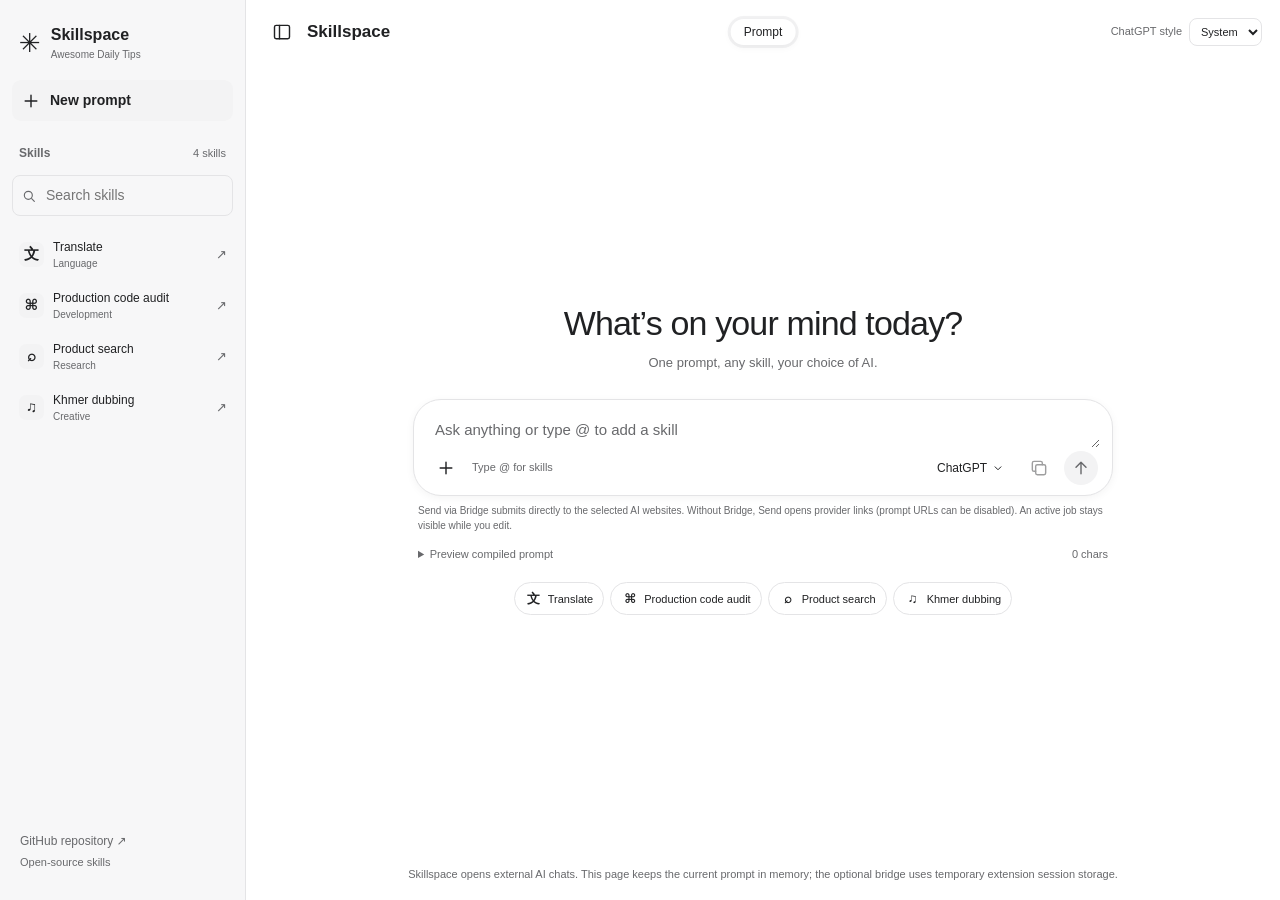
<file: index.html>
<!doctype html>
<html lang="en" data-skin="chatgpt" data-theme="system">
<head>
<meta charset="utf-8">
<meta name="viewport" content="width=device-width, initial-scale=1">
<meta http-equiv="Content-Security-Policy" content="default-src 'none'; script-src 'self'; style-src 'self'; img-src 'self' data:; base-uri 'none'; form-action 'none'; connect-src 'none'; object-src 'none'">
<meta name="referrer" content="no-referrer">
<meta name="color-scheme" content="light dark">
<title>Skillspace — Awesome Daily Tips</title>
<link rel="stylesheet" href="site/style.css">
<script defer src="site/core.js"></script>
<script defer src="site/catalog.js"></script>
<script defer src="site/bridge-policy.js"></script>
<script defer src="site/bridge.js"></script>
<script defer src="site/app.js"></script>
</head>
<body>
<div class="shell">
<aside class="sidebar" aria-label="Workspace navigation">
<a class="brand" href="./"><span class="brandmark" aria-hidden="true">✳</span><span>Skillspace<small>Awesome Daily Tips</small></span></a>
<button id="new" class="new" type="button"><svg viewBox="0 0 24 24" aria-hidden="true"><path d="M12 5v14M5 12h14"/></svg>New prompt</button>
<div class="sidebarhead"><h2>Skills</h2><span id="skill-count"></span></div>
<label class="search"><svg viewBox="0 0 24 24" aria-hidden="true"><circle cx="11" cy="11" r="6"/><path d="m16 16 4 4"/></svg><input id="search" type="search" placeholder="Search skills" aria-label="Find a skill"></label>
<nav id="library" aria-label="Skill library"></nav>
<div class="sidebarbottom"><a href="https://github.com/next-dev-team/awesome-daily-tips" target="_blank" rel="noopener noreferrer">GitHub repository ↗</a><p>Open-source skills</p></div>
</aside>
<main class="main">
<header class="topbar">
<div class="top-left"><button id="toggle-sidebar" type="button" class="iconbutton" aria-label="Toggle skill library" aria-expanded="true"><svg viewBox="0 0 24 24" aria-hidden="true"><rect x="3" y="4" width="18" height="16" rx="2"/><path d="M9 4v16"/></svg></button><span class="wordmark">Skillspace</span></div>
<div class="mode-toggle" aria-label="Workspace"><span class="mode-active">Prompt</span></div>
<div class="appearance"><span id="skin-label" class="skin-label">ChatGPT style</span><label class="sr" for="theme">Color theme</label><select id="theme" aria-label="Color theme"><option value="system">System</option><option value="light">Light</option><option value="dark">Dark</option></select></div>
</header>
<section class="workspace" aria-labelledby="heading">
<div class="intro"><span class="greeting-mark" aria-hidden="true">✳</span><h1 id="heading">What's on your mind today?</h1><p>One prompt, any skill, your choice of AI.</p></div>
<div class="thread" id="thread" hidden>
<div class="turn"><div id="sent-prompt" class="user-bubble"></div></div>
<div class="assistant-turn"><span class="assistant-mark" aria-hidden="true">✳</span><div class="assistant-content">
<div id="results" class="results" hidden><h2>Provider activity</h2><p>Open each provider in its own tab. Paste the prompt if necessary, then compare their independent results.</p><div id="links" class="launchlinks"></div><section id="response-panel" hidden><h2>Provider responses</h2><p>Observed or manually imported text from your own provider tabs. Partial answers may be incomplete.</p><button id="export-responses" type="button" class="textbutton" disabled>Export responses (.json)</button><div id="responses" class="responses"></div></section></div>
</div></div>
</div>
<div class="dock">
<div class="composer">
<div id="selected-skills" class="chips" aria-label="Selected skills"></div>
<div class="editorwrap">
<label class="sr" for="prompt">Your request</label>
<textarea id="prompt" rows="1" maxlength="50000" placeholder="Ask anything or type @ to add a skill" aria-describedby="editor-hint" aria-autocomplete="list" aria-controls="mentions" spellcheck="true"></textarea>
<div id="mentions" class="mentions" role="listbox" aria-label="Skill suggestions" hidden></div>
</div>
<div class="composerbar">
<button id="mention" type="button" class="iconbutton" aria-label="Add skill" title="Add skill"><svg viewBox="0 0 24 24" aria-hidden="true"><path d="M12 5v14M5 12h14"/></svg></button>
<span id="editor-hint">Type @ for skills</span><span id="chars" class="sr">0</span>
<div class="composer-right">
<button id="provider-toggle" type="button" class="provider-toggle" aria-controls="provider-panel" aria-expanded="false"><span id="provider-label">ChatGPT</span><svg viewBox="0 0 24 24" aria-hidden="true"><path d="m7 10 5 5 5-5"/></svg></button>
<button id="copy" type="button" class="iconbutton" title="Copy compiled prompt" aria-label="Copy compiled prompt" disabled><svg viewBox="0 0 24 24" aria-hidden="true"><rect x="8" y="8" width="12" height="12" rx="2"/><path d="M16 8V6a2 2 0 0 0-2-2H6a2 2 0 0 0-2 2v8a2 2 0 0 0 2 2h2"/></svg></button>
<button id="launch" type="button" class="send" aria-label="Prepare provider launch" title="Open selected AI (Ctrl/Command+Enter)" disabled><span class="sr">Prepare launch </span><svg viewBox="0 0 24 24" aria-hidden="true"><path d="M12 19V5m-6 6 6-6 6 6"/></svg></button>
</div>
</div>
</div>
<section class="providers" id="provider-panel" aria-labelledby="provider-heading" hidden>
<div class="sectionhead"><div><h2 id="provider-heading">Choose providers</h2><p>Choose one or more AI chats.</p></div><div class="smallactions"><button type="button" id="all" class="textbutton">All</button><button type="button" id="clear" class="textbutton">Clear</button></div></div>
<div id="providers" class="providergrid"></div>
<div class="options"><label><input id="full" type="checkbox"> Include full skill instructions</label><label><input id="prefill" type="checkbox" checked> Open with prompt where supported</label></div>
<label class="bridge-option"><input id="bridge-mode" type="checkbox" disabled> Use Skillspace Bridge · <span id="bridge-state">Not connected</span></label><div id="bridge-settings" hidden><p class="privacy">Bridge Send automatically fills the prompt and clicks Send on each selected, authorized AI website. No additional submission on Skillspace.</p><label class="bridge-option" for="sync-mode">Response sync <select id="sync-mode"><option value="manual">Manual — send from side panel</option><option value="auto">Automatic — on observed completion</option><option value="live">Live — observed response updates</option></select></label><p class="privacy">Grant each provider permission in the extension side panel first. All seven provider adapters are experimental. If an adapter cannot verify the correct composer, it stops and offers a manual fallback. Use only with your authorized accounts.</p></div><p class="privacy">Prompt URLs may be retained in browser history and provider logs. Turn off URL mode for sensitive prompts. Bridge mode does not include prompts in URLs.</p><a class="bridge-help" href="https://github.com/next-dev-team/awesome-daily-tips/tree/main/extension" target="_blank" rel="noopener noreferrer">Install Chrome / Edge bridge ↗</a>
</section>
<p class="launch-hint">Send via Bridge submits directly to the selected AI websites. Without Bridge, Send opens provider links (prompt URLs can be disabled). An active job stays visible while you edit.</p><p id="status" class="status" role="status" aria-live="polite"></p>
<details id="preview" class="preview"><summary>Preview compiled prompt <span id="preview-length"></span></summary><label class="sr" for="compiled">Generated prompt</label><textarea id="compiled" rows="8" readonly></textarea></details>
<section class="examples"><h2 class="sr">Try a skill</h2><div id="examples" class="examplegrid"></div></section>
</div>
</section>
<footer>Skillspace opens external AI chats. This page keeps the current prompt in memory; the optional bridge uses temporary extension session storage.</footer>
</main>
</div>
<noscript><p>This launcher needs JavaScript. Browse the <a href="https://github.com/next-dev-team/awesome-daily-tips">skills on GitHub</a>.</p></noscript>
</body>
</html>
</file>
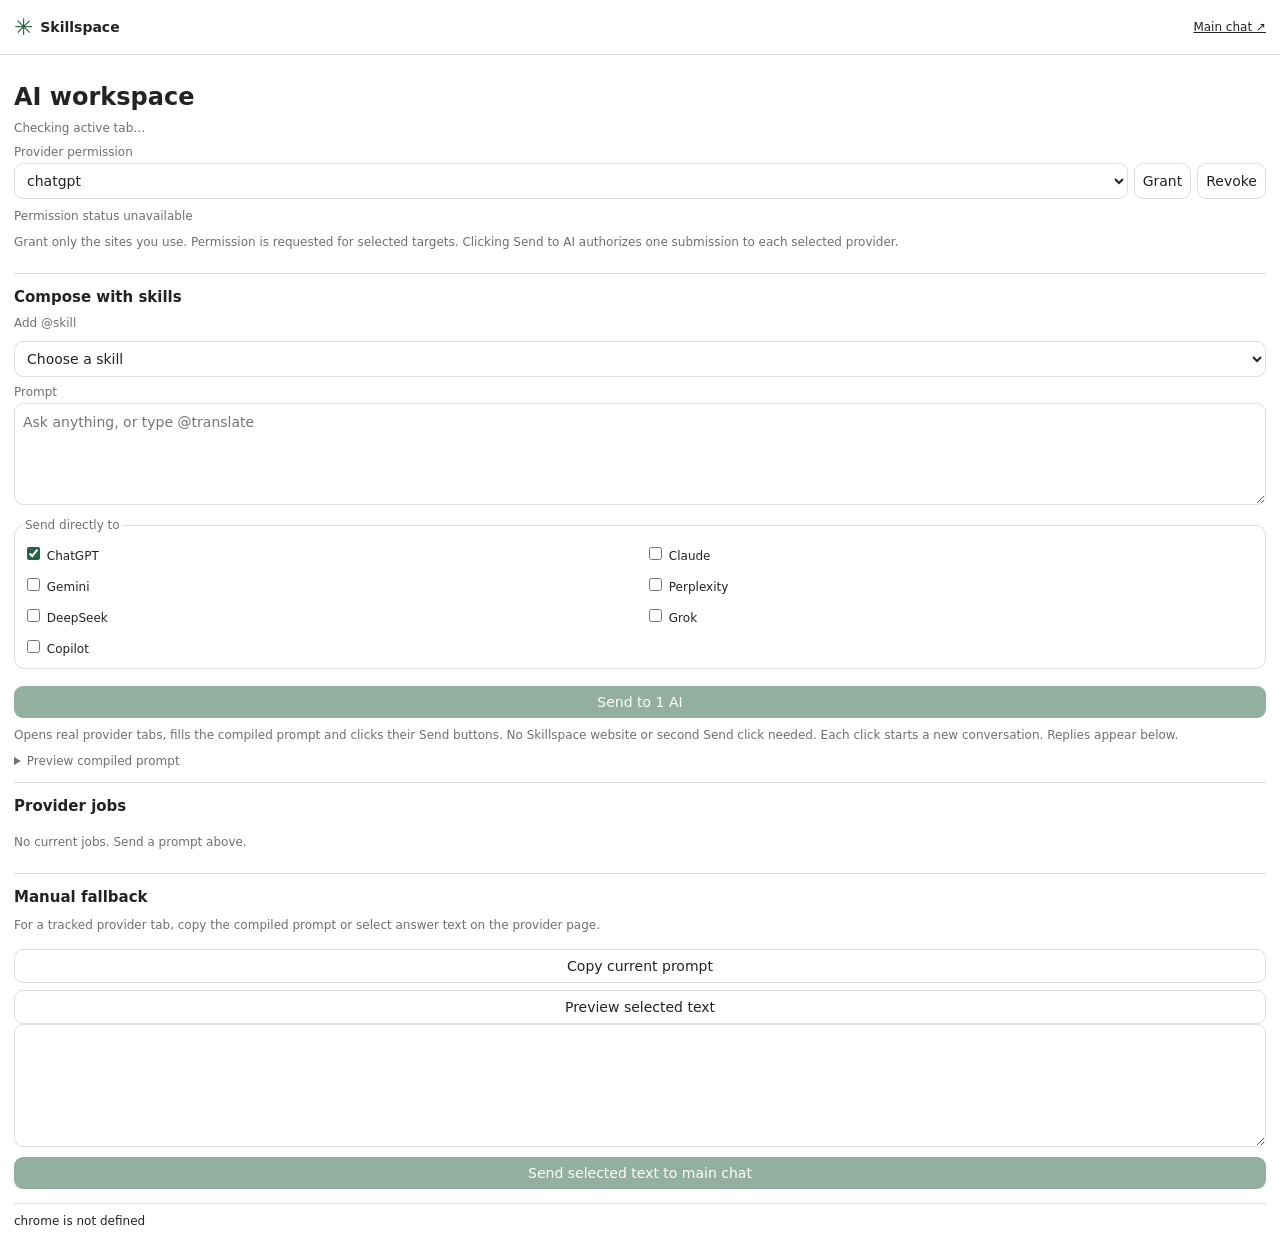
<file: extension/panel.html>
<!doctype html>
<html lang="en"><head><meta charset="utf-8"><meta name="viewport" content="width=device-width,initial-scale=1"><title>Skillspace</title><link rel="stylesheet" href="panel.css"><script defer src="protocol.js"></script><script defer src="panel-catalog.js"></script><script defer src="panel-send.js"></script><script defer src="panel.js"></script></head>
<body><header><div><span class="mark">✳</span><strong>Skillspace</strong></div><a href="https://next-dev-team.github.io/awesome-daily-tips/" target="_blank" rel="noopener noreferrer">Main chat ↗</a></header>
<main><section><h1>AI workspace</h1><p id="active" class="muted">Checking active tab…</p><label for="provider">Provider permission</label><div class="row"><select id="provider"></select><button id="grant">Grant</button><button id="revoke">Revoke</button></div><p id="permission" class="muted"></p><p class="muted">Grant only the sites you use. Permission is requested for selected targets. Clicking Send to AI authorizes one submission to each selected provider.</p></section>
<section><h2>Compose with skills</h2><label for="skill">Add @skill</label><select id="skill"><option value="">Choose a skill</option></select><label for="draft">Prompt</label><textarea id="draft" rows="4" maxlength="50000" placeholder="Ask anything, or type @translate"></textarea><fieldset id="targets"><legend>Send directly to</legend></fieldset><button id="draft-send" class="primary" disabled>Send to selected AI</button><p class="muted">Opens real provider tabs, fills the compiled prompt and clicks their Send buttons. No Skillspace website or second Send click needed. Each click starts a new conversation. Replies appear below.</p><details><summary>Preview compiled prompt</summary><textarea id="compiled" readonly rows="4"></textarea></details></section>
<section><h2>Provider jobs</h2><div id="jobs" class="jobs"></div><p id="empty" class="muted">No current jobs. Send a prompt above.</p></section>
<section><h2>Manual fallback</h2><p class="muted">For a tracked provider tab, copy the compiled prompt or select answer text on the provider page.</p><button id="copy-prompt">Copy current prompt</button><button id="capture">Preview selected text</button><textarea id="selection" rows="5" readonly aria-label="Selected response"></textarea><button id="import" class="primary" disabled>Send selected text to main chat</button></section>
<p id="status" role="status" aria-live="polite"></p></main></body></html>
</file>
<file: site/style.css>
/* Responsive, original Skillspace adaptation of the supplied three-style chat prompt reference. */
:root{color-scheme:light;--bg:#fff;--rail:#f7f7f8;--panel:#fff;--ink:#202123;--muted:#68696c;--line:#e4e4e6;--soft:#f3f3f4;--hover:#ededee;--accent:#51a75b;--send-ink:#fff;--focus:#898b90;--bubble:#f2f2f3;--radius:28px;--shadow:0 2px 8px #0000000c;--heading-font:inherit;font-family:Arial,system-ui,-apple-system,"Segoe UI",sans-serif;font-size:14px}
:root[data-skin=claude]{--bg:#faf9f5;--rail:#f1f0eb;--panel:#fffefa;--ink:#1a1918;--muted:#77756e;--line:#dedbd3;--soft:#efede7;--hover:#e9e6df;--accent:#c6613f;--focus:#a9a49a;--bubble:#efede7;--radius:14px;--heading-font:Georgia,"Times New Roman",serif}
:root[data-skin=gemini]{--bg:#fbfcfe;--rail:#f1f4f9;--panel:#fff;--ink:#202124;--muted:#5f6368;--line:#dfe3eb;--soft:#eaf0fd;--hover:#e7ebf2;--accent:#2163c6;--focus:#86a9eb;--bubble:#e8effc;--radius:26px}
:root[data-theme=dark]{color-scheme:dark;--bg:#171717;--rail:#202020;--panel:#292929;--ink:#efeff0;--muted:#a6a6aa;--line:#424245;--soft:#303030;--hover:#393939;--accent:#68b874;--send-ink:#132218;--focus:#9c9ca2;--bubble:#303030;--shadow:none}
:root[data-theme=dark][data-skin=claude]{--bg:#262624;--rail:#20201e;--panel:#30302e;--ink:#f0efea;--muted:#b4b0a6;--line:#494843;--soft:#383733;--hover:#45443f;--accent:#dc8768;--send-ink:#281a16;--focus:#a9a49a;--bubble:#383733}
:root[data-theme=dark][data-skin=gemini]{--bg:#111318;--rail:#1b1e24;--panel:#22262d;--ink:#e6e9ef;--muted:#a5afbe;--line:#3b434f;--soft:#28374e;--hover:#2f3948;--accent:#a8c7fa;--send-ink:#172941;--focus:#8eaede;--bubble:#253752}
@media(prefers-color-scheme:dark){
:root[data-theme=system]{color-scheme:dark;--bg:#171717;--rail:#202020;--panel:#292929;--ink:#efeff0;--muted:#a6a6aa;--line:#424245;--soft:#303030;--hover:#393939;--accent:#68b874;--send-ink:#132218;--focus:#9c9ca2;--bubble:#303030;--shadow:none}
:root[data-theme=system][data-skin=claude]{--bg:#262624;--rail:#20201e;--panel:#30302e;--ink:#f0efea;--muted:#b4b0a6;--line:#494843;--soft:#383733;--hover:#45443f;--accent:#dc8768;--send-ink:#281a16;--focus:#a9a49a;--bubble:#383733}
:root[data-theme=system][data-skin=gemini]{--bg:#111318;--rail:#1b1e24;--panel:#22262d;--ink:#e6e9ef;--muted:#a5afbe;--line:#3b434f;--soft:#28374e;--hover:#2f3948;--accent:#a8c7fa;--send-ink:#172941;--focus:#8eaede;--bubble:#253752}}
*{box-sizing:border-box}body{margin:0;background:var(--bg);color:var(--ink);line-height:1.5}button,textarea,input,select{font:inherit;color:inherit}button{cursor:pointer}button:disabled{cursor:not-allowed;opacity:.43}button,a,input,textarea,select{outline-offset:3px}button:focus-visible,a:focus-visible,input:focus-visible,textarea:focus-visible,select:focus-visible{outline:2px solid var(--focus)}a{color:inherit;text-decoration:none}a:hover{text-decoration:underline}[hidden]{display:none!important}svg{width:20px;height:20px;fill:none;stroke:currentColor;stroke-width:1.7;stroke-linecap:round;stroke-linejoin:round;flex:none}.sr{position:absolute;width:1px;height:1px;clip-path:inset(50%);overflow:hidden;white-space:nowrap}.shell{min-height:100dvh;display:grid;grid-template-columns:246px minmax(0,1fr)}.shell.rail-closed{grid-template-columns:0 minmax(0,1fr)}.shell.rail-closed .sidebar{visibility:hidden;overflow:hidden;padding:0;border:0}.sidebar{position:sticky;top:0;height:100dvh;overflow:auto;min-width:0;display:flex;flex-direction:column;gap:13px;padding:18px 12px;background:var(--rail);border-right:1px solid var(--line)}.brand{display:flex;align-items:center;gap:10px;padding:5px 7px;font-size:16px;font-weight:650}.brandmark{font-size:26px;line-height:1;color:var(--ink)}.brand small{display:block;font-size:10px;color:var(--muted);font-weight:400}.new{display:flex;align-items:center;gap:9px;background:var(--soft);border:0;border-radius:9px;text-align:left;padding:10px 9px;font-weight:550}.new:hover{background:var(--hover)}.sidebarhead{display:flex;align-items:center;justify-content:space-between;padding:10px 7px 0;color:var(--muted)}.sidebarhead h2{font-size:12px;font-weight:600;margin:0}.sidebarhead span{font-size:11px}.search{display:flex;align-items:center;gap:7px;padding:8px;border:1px solid var(--line);border-radius:8px;color:var(--muted)}.search svg{width:16px;height:16px}.search input{width:100%;min-width:0;border:0;background:transparent;outline:0}.search:focus-within{outline:2px solid var(--focus)}.skillrow{display:grid;grid-template-columns:minmax(0,1fr) auto;align-items:center;gap:2px}.skillbutton{display:flex;align-items:center;gap:9px;min-width:0;text-align:left;background:transparent;border:0;padding:9px 7px;border-radius:8px}.skillbutton:hover,.skillbutton[aria-pressed=true]{background:var(--hover)}.skillicon{width:25px;height:25px;display:grid;place-items:center;flex:none;border-radius:7px;background:var(--soft);color:var(--ink);font-size:15px;font-weight:650}.skillname{font-size:12px;overflow-wrap:anywhere}.skillname small{display:block;font-size:10px;color:var(--muted)}.source{font-size:13px;color:var(--muted);padding:6px}.sidebarbottom{margin-top:auto;font-size:12px;padding:8px;color:var(--muted)}.sidebarbottom p{margin:4px 0;font-size:11px}.main{min-width:0;min-height:100dvh;display:flex;flex-direction:column}.topbar{height:63px;display:flex;align-items:center;justify-content:space-between;gap:12px;padding:10px 18px;position:relative}.top-left,.appearance,.composer-right{display:flex;align-items:center;gap:7px;min-width:0}.wordmark{font-size:17px;font-weight:600}.mode-toggle{position:absolute;left:50%;transform:translateX(-50%);background:var(--soft);border-radius:20px;padding:3px;font-size:12px;color:var(--muted)}.mode-active{display:block;padding:4px 13px;background:var(--panel);border-radius:16px;color:var(--ink);box-shadow:var(--shadow)}.appearance select{background:transparent;border:1px solid var(--line);border-radius:8px;padding:6px 7px;font-size:11px;max-width:130px}.workspace{width:min(100% - 32px,700px);margin:auto;display:flex;flex-direction:column;align-items:stretch;padding:32px 0;min-width:0}.intro{text-align:center;margin:0 0 27px}.intro h1{font-family:var(--heading-font);font-size:clamp(24px,4vw,34px);font-weight:520;letter-spacing:-.025em;line-height:1.2;margin:0}.intro p{font-size:13px;color:var(--muted);margin:9px 0 0}.greeting-mark{display:none;font-size:29px;color:var(--accent);margin-right:10px;vertical-align:middle}.dock{width:100%;min-width:0}.composer{position:relative;background:var(--panel);border:1px solid var(--line);border-radius:var(--radius);box-shadow:var(--shadow);padding:9px 12px 8px;transition:border-color .16s,box-shadow .16s}.composer:focus-within{border-color:var(--focus)}.chips{display:flex;gap:5px;flex-wrap:wrap;padding:2px 4px}.chips:empty{display:none}.chip{display:flex;align-items:center;gap:4px;font-size:11px;background:var(--soft);color:var(--ink);border-radius:15px;padding:3px 8px}.chip button{border:0;background:transparent;font-size:16px;padding:0 3px;line-height:1;color:var(--muted)}.editorwrap{position:relative}#prompt{display:block;width:100%;min-height:39px;max-height:220px;resize:vertical;field-sizing:content;border:0;background:transparent;outline:0;padding:9px 9px 6px;font-size:15px;line-height:1.6;overflow:auto}#prompt:focus-visible{outline:none}#prompt::placeholder{color:var(--muted)}.composerbar{display:flex;align-items:center;gap:8px;padding:0 2px;min-height:39px}.composerbar #editor-hint{font-size:11px;color:var(--muted)}.composer-right{margin-left:auto}.iconbutton,.send{width:36px;height:36px;display:grid;place-items:center;flex:none;border:0;border-radius:50%;background:transparent;color:var(--ink);padding:0}.iconbutton:hover{background:var(--soft)}.send{background:var(--accent);color:var(--send-ink);width:34px;height:34px;transition:transform .14s}.send:active:not(:disabled){transform:scale(.9)}.send:disabled{background:var(--soft);color:var(--muted);opacity:1}.provider-toggle{display:flex;align-items:center;gap:4px;border:0;border-radius:18px;padding:6px 9px;background:transparent;font-size:12px;white-space:nowrap}.provider-toggle:hover,.provider-toggle[aria-expanded=true]{background:var(--soft)}.provider-toggle svg{width:14px;height:14px}.mentions{position:absolute;left:0;top:100%;z-index:5;width:min(100%,360px);background:var(--panel);border:1px solid var(--line);border-radius:12px;box-shadow:var(--shadow);padding:5px;max-height:230px;overflow:auto}.mentionoption{display:flex;align-items:center;gap:10px;width:100%;padding:9px;border:0;background:transparent;border-radius:8px;text-align:left}.mentionoption[aria-selected=true],.mentionoption:hover{background:var(--soft)}.mentionoption small{display:block;color:var(--muted);font-size:11px}.providers{margin-top:8px;background:var(--panel);border:1px solid var(--line);border-radius:15px;padding:15px;box-shadow:var(--shadow)}.sectionhead{display:flex;align-items:center;justify-content:space-between;gap:10px}.sectionhead h2,.results h2{font-size:14px;font-weight:600;margin:0}.sectionhead p,.results p{font-size:12px;color:var(--muted);margin:2px 0 0}.smallactions{display:flex;gap:5px}.textbutton{background:transparent;border:0;padding:4px 7px;border-radius:6px;font-size:12px}.textbutton:hover{background:var(--soft)}.providergrid{display:grid;grid-template-columns:repeat(3,minmax(0,1fr));gap:7px;margin-top:12px}.provider{display:flex;align-items:center;gap:7px;padding:9px 8px;min-width:0;background:var(--panel);border:1px solid var(--line);border-radius:10px;text-align:left}.provider:hover,.provider[aria-pressed=true]{background:var(--soft);border-color:var(--focus)}.providericon{display:grid;place-items:center;width:26px;height:26px;flex:none;font-size:19px;font-weight:650}.providericon.orange{color:#c6613f}.providericon.blue{color:#5187e7}.providericon.teal{color:#319b94}.providericon.purple{color:#a477dc}.providericon.green{color:#31936e}.provider .name{flex:1;min-width:0;font-size:12px;font-weight:550;overflow-wrap:anywhere}.provider small{display:block;font-size:10px;color:var(--muted);font-weight:400}.checkmark{width:14px;height:14px;border:1px solid var(--line);border-radius:4px;flex:none;display:grid;place-items:center;font-size:10px}.provider[aria-pressed=true] .checkmark{background:var(--accent);color:var(--send-ink);border-color:var(--accent)}.options{display:flex;gap:8px 20px;flex-wrap:wrap;margin:13px 0 0;font-size:12px}.options input{accent-color:var(--accent);margin-right:5px}.privacy,.status,.preview{font-size:11px;color:var(--muted)}.privacy{margin:8px 0 0}.status{margin:8px 2px 0;overflow-wrap:anywhere}.status:empty{display:none}.preview{margin-top:9px;padding:4px 5px}.preview summary{cursor:pointer}.preview summary span{float:right}.preview textarea{width:100%;resize:vertical;background:var(--panel);border:1px solid var(--line);border-radius:9px;padding:10px;margin-top:8px;font-size:12px}.examples{margin-top:15px}.examplegrid{display:flex;justify-content:center;gap:6px;flex-wrap:wrap}.example{display:flex;align-items:center;gap:5px;border:1px solid var(--line);border-radius:18px;padding:5px 10px;background:transparent;text-align:left}.example:hover{background:var(--soft)}.example .skillicon{background:transparent;width:18px;height:18px;font-size:13px}.example strong{font-size:11px;font-weight:500}.example small,.example .arrow{display:none}.thread{width:100%;padding:12px 0 24px}.turn{display:flex;justify-content:flex-end;margin:12px 0 30px}.user-bubble{white-space:pre-wrap;overflow-wrap:anywhere;background:var(--bubble);border-radius:18px;padding:12px 16px;max-width:84%;font-size:14px}.assistant-turn{display:flex;align-items:flex-start;gap:12px}.assistant-mark{flex:none;width:29px;height:29px;display:grid;place-items:center;font-size:24px;color:var(--accent)}.assistant-content{flex:1;min-width:0}.results h2{font-size:18px}.results p{margin-top:6px}.launchlinks{display:grid;gap:8px;margin:14px 0}.launchlink{display:flex;align-items:center;justify-content:space-between;gap:12px;padding:10px 13px;border:1px solid var(--line);border-radius:11px;background:var(--panel);font-weight:550}.launchlink:hover{background:var(--soft);text-decoration:none}.launchlink small{display:block;color:var(--muted);font-weight:400;font-size:11px}.shell.is-prepared .workspace{margin:0 auto;flex:1;padding-top:35px}.shell.is-prepared .intro,.shell.is-prepared .examples{display:none}.shell.is-prepared .thread{flex:1}.shell.is-prepared .dock{margin-top:auto}.shell.is-prepared .thread:not([hidden]){animation:appear .22s ease-out}@keyframes appear{from{opacity:0;transform:translateY(6px)}to{opacity:1;transform:translateY(0)}}footer{text-align:center;padding:12px 16px 17px;color:var(--muted);font-size:11px}
:root[data-skin=claude] .intro{text-align:left}:root[data-skin=claude] .intro h1{display:inline;font-size:34px}:root[data-skin=claude] .greeting-mark{display:inline-block}:root[data-skin=claude] .intro p{margin-left:38px}:root[data-skin=claude] .send{border-radius:9px}:root[data-skin=claude] .assistant-content{font-family:Georgia,"Times New Roman",serif}:root[data-skin=claude] .assistant-content .launchlink{font-family:Arial,sans-serif}:root[data-skin=gemini] .intro{text-align:left}:root[data-skin=gemini] .intro h1{font-size:clamp(28px,4.7vw,46px);color:var(--accent);font-weight:500}:root[data-skin=gemini] .composer{background:var(--soft)}:root[data-skin=gemini] .send{width:38px;height:38px}
@media(max-width:900px){.shell{grid-template-columns:205px minmax(0,1fr)}.mode-toggle{display:none}.providergrid{grid-template-columns:repeat(2,minmax(0,1fr))}}
@media(max-width:620px){.shell,.shell.rail-closed{display:block}.sidebar{position:static;height:auto;max-height:40dvh;padding:10px;border-right:0;border-bottom:1px solid var(--line)}.shell.rail-closed .sidebar{display:none}.sidebar .brand,.sidebarbottom{display:none}.sidebarhead{padding-top:0}.sidebar nav{display:grid;grid-template-columns:repeat(2,minmax(0,1fr));gap:2px}.sidebar .new{padding:7px}.main{min-height:100dvh}.topbar{height:auto;min-height:56px;padding:8px 10px;flex-wrap:wrap}.wordmark{font-size:15px}.appearance{gap:4px}.appearance select{font-size:10px;padding:6px 4px;max-width:115px}.workspace{width:calc(100% - 24px);padding:22px 0}.intro{margin-bottom:20px}.intro h1{font-size:26px}.composer{padding:7px 8px}.composerbar{gap:4px}.composerbar #editor-hint{font-size:10px}.composer-right{gap:2px}.provider-toggle{font-size:11px;padding:6px}.providergrid{gap:6px}.provider{padding:8px 5px}.providericon{width:23px;height:23px}.provider small{font-size:9px}.provider .name{font-size:11px}.examplegrid{justify-content:flex-start}.shell.is-prepared .workspace{padding-top:12px}.thread{padding-bottom:16px}.assistant-turn{gap:6px}.user-bubble{max-width:92%}}
@media(max-width:360px){.composerbar #editor-hint{display:none}.appearance{margin-left:auto}.providergrid{grid-template-columns:1fr}}
@media(prefers-reduced-motion:reduce){*,*::before,*::after{animation:none!important;transition:none!important}}

/* Single-provider appearance, neutral multi-provider workspace. */
:root[data-skin=default]{--accent:#292b2f;--radius:24px}:root[data-skin=grok]{--accent:#202124;--radius:24px;--rail:#f5f5f5}:root[data-theme=dark][data-skin=default],:root[data-theme=dark][data-skin=grok]{--accent:#e7e7e9;--send-ink:#171717;--rail:#202020}@media(prefers-color-scheme:dark){:root[data-theme=system][data-skin=default],:root[data-theme=system][data-skin=grok]{--accent:#e7e7e9;--send-ink:#171717;--rail:#202020}}.skin-label{font-size:11px;color:var(--muted);white-space:nowrap}.bridge-option{display:block;font-size:12px;margin-top:10px}.bridge-option span,.bridge-help{font-size:11px;color:var(--muted)}.bridge-help{display:inline-block;margin-top:6px;text-decoration:underline}.launch-hint{font-size:10px;color:var(--muted);margin:7px 5px}.responses{display:grid;grid-template-columns:repeat(auto-fit,minmax(min(100%,240px),1fr));gap:10px;margin-top:14px}.response-card{min-width:0;border:1px solid var(--line);border-radius:12px;padding:12px;background:var(--panel)}.response-card h3{font-size:14px;font-weight:600;margin:0 0 8px}.response-text{font-size:13px;white-space:pre-wrap;overflow-wrap:anywhere;max-height:420px;overflow:auto;user-select:text}.response-card button{margin-top:8px}
</file>
<file: extension/panel.css>
:root{color-scheme:light dark;font:14px system-ui,sans-serif;--bg:#fff;--ink:#232323;--muted:#707070;--line:#dedede;--soft:#f4f4f4;--accent:#286143;--on:#fff}@media(prefers-color-scheme:dark){:root{--bg:#202020;--ink:#eee;--muted:#aaa;--line:#444;--soft:#303030;--accent:#8bca9d;--on:#18241c}}*{box-sizing:border-box}body{margin:0;background:var(--bg);color:var(--ink)}header{position:sticky;top:0;background:var(--bg);border-bottom:1px solid var(--line);display:flex;justify-content:space-between;align-items:center;padding:14px;gap:8px}header div{display:flex;align-items:center;gap:7px}.mark{font-size:23px;color:var(--accent)}a{color:inherit;font-size:12px}main{padding:14px}section{padding:14px 0;border-bottom:1px solid var(--line)}h1{font-size:24px;margin:0 0 6px}h2{font-size:15px;margin:0 0 10px}h3{font-size:13px;margin:0}p{line-height:1.5;margin:8px 0}.muted,label{font-size:12px;color:var(--muted)}label{display:block;margin:8px 0 4px}button,select,textarea{font:inherit;color:inherit;border:1px solid var(--line);border-radius:9px;background:var(--bg);padding:8px}button{cursor:pointer}button:hover{background:var(--soft)}button:disabled{opacity:.5;cursor:default}.primary{background:var(--accent);color:var(--on);border:0}.primary:hover{opacity:.9;background:var(--accent)}.row{display:flex;gap:6px}.row select{flex:1;min-width:0}textarea{width:100%;resize:vertical;line-height:1.5}section>button,section>select{width:100%;margin-top:7px}.jobs{display:grid;gap:8px}.job{border:1px solid var(--line);border-radius:12px;padding:10px}.job-head{display:flex;justify-content:space-between;align-items:center;gap:6px}.job-text{max-height:190px;overflow:auto;white-space:pre-wrap;overflow-wrap:anywhere;font-size:12px;margin:8px 0}.job-actions{display:flex;flex-wrap:wrap;gap:5px}.job-actions button{font-size:11px}#status{overflow-wrap:anywhere;font-size:12px}
#targets{border:1px solid var(--line);border-radius:10px;display:grid;grid-template-columns:repeat(2,minmax(0,1fr));gap:4px 10px;padding:8px;margin:10px 0}#targets legend{font-size:12px;color:var(--muted)}#targets label{margin:0;padding:4px 0;color:var(--ink);overflow-wrap:anywhere}#targets input{accent-color:var(--accent)}details{margin-top:10px}summary{cursor:pointer;font-size:12px;color:var(--muted)}
</file>
